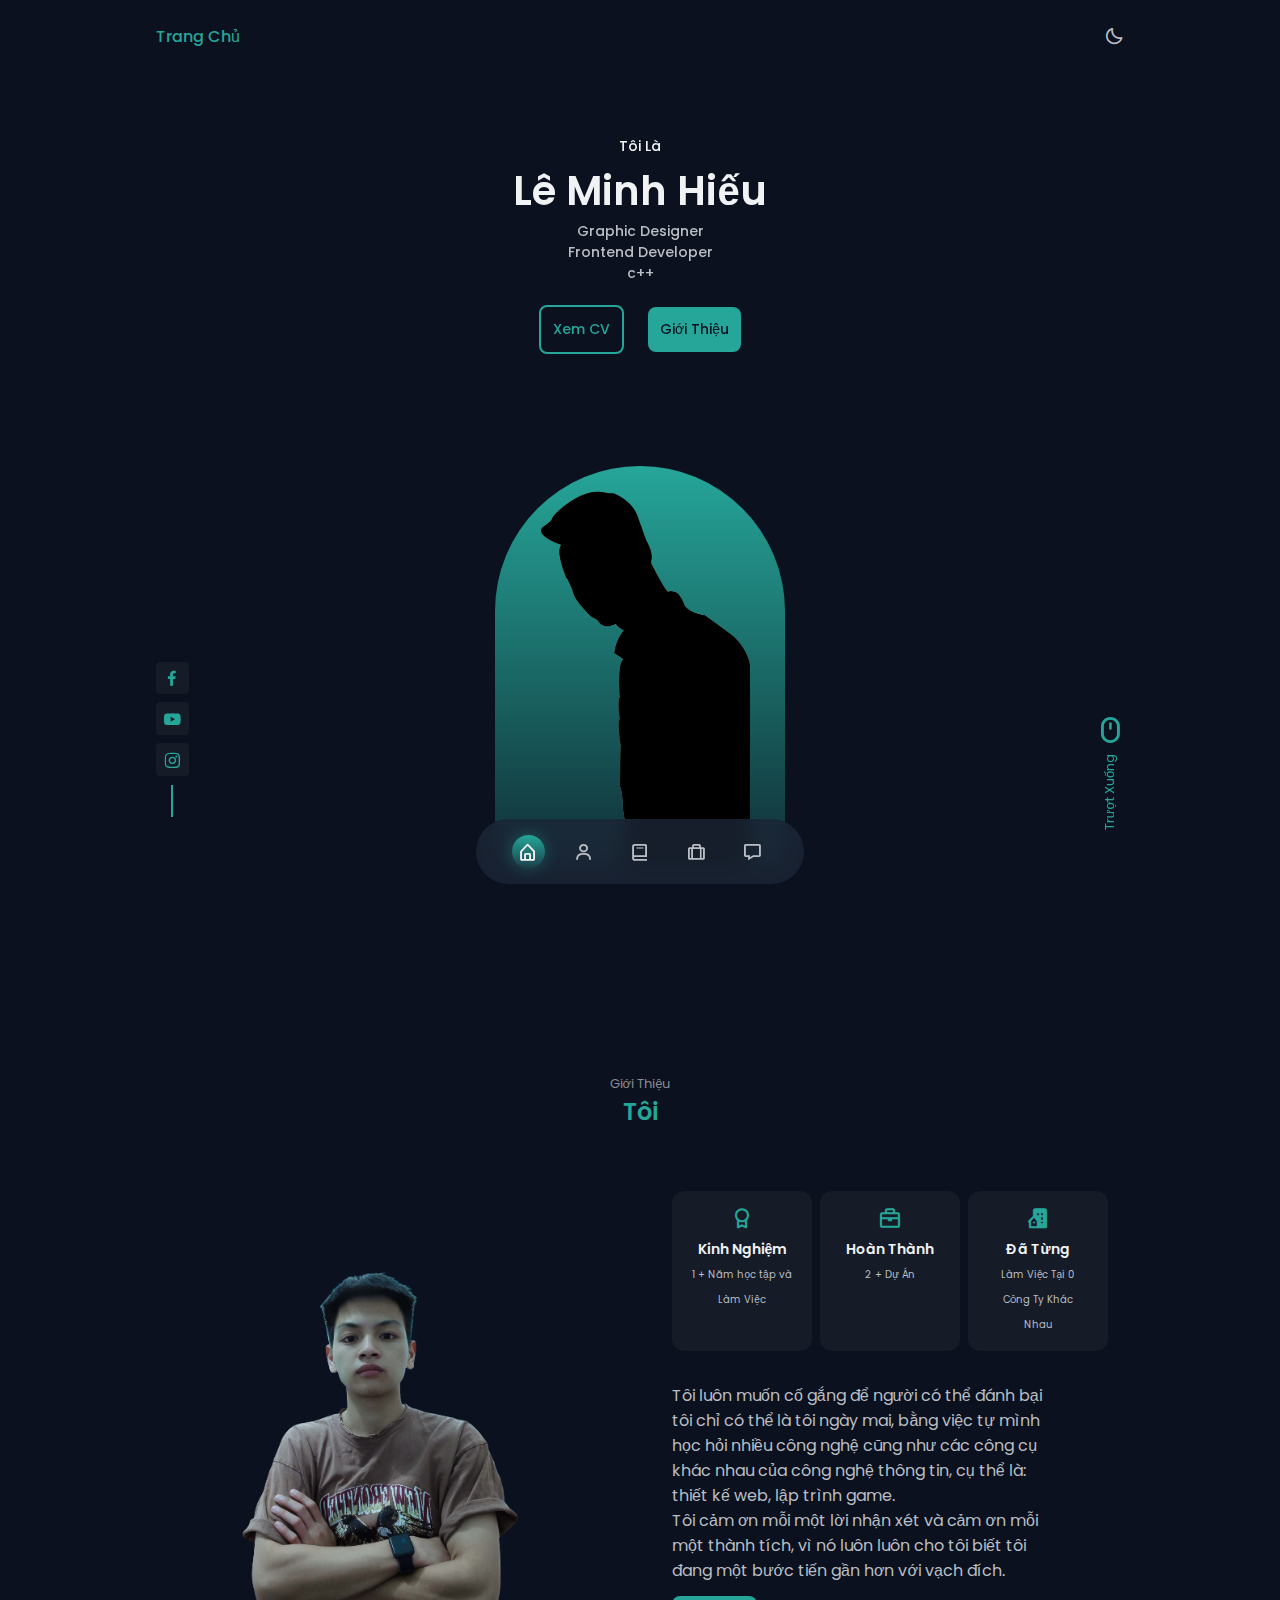
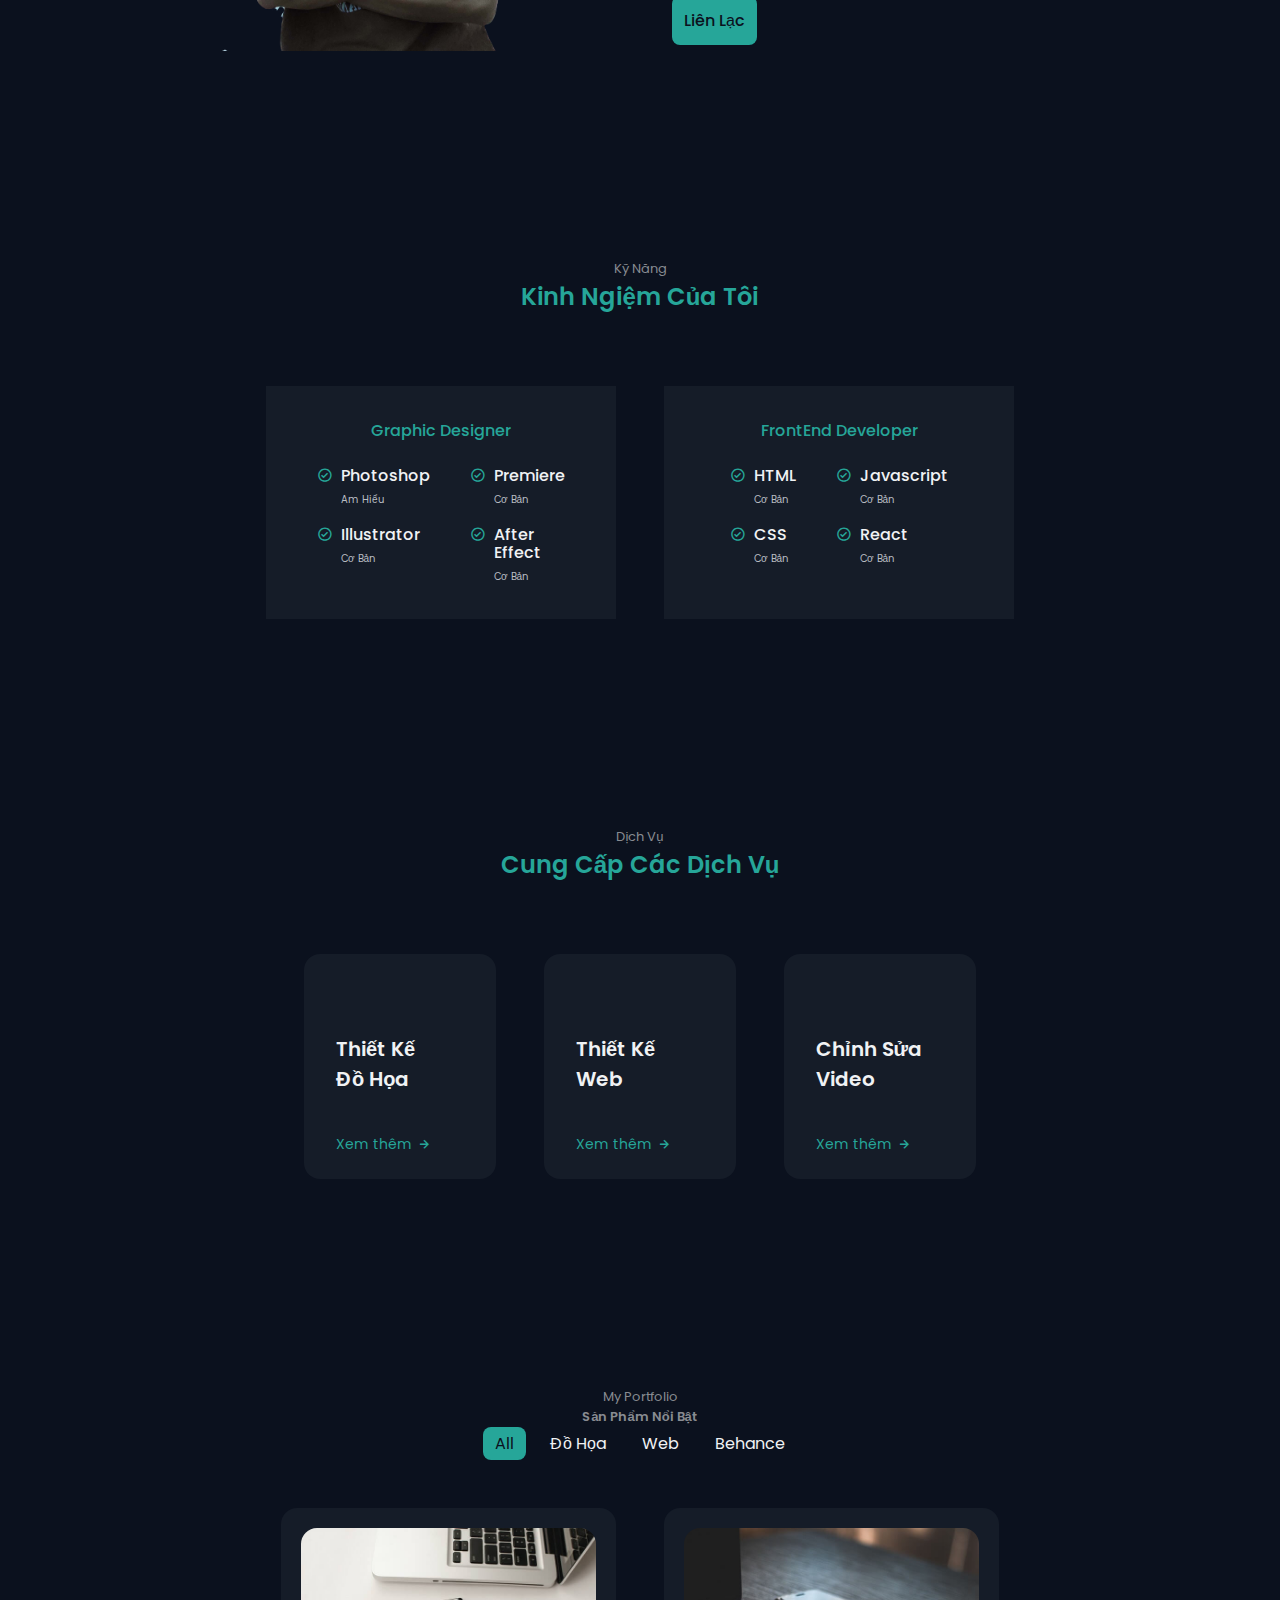
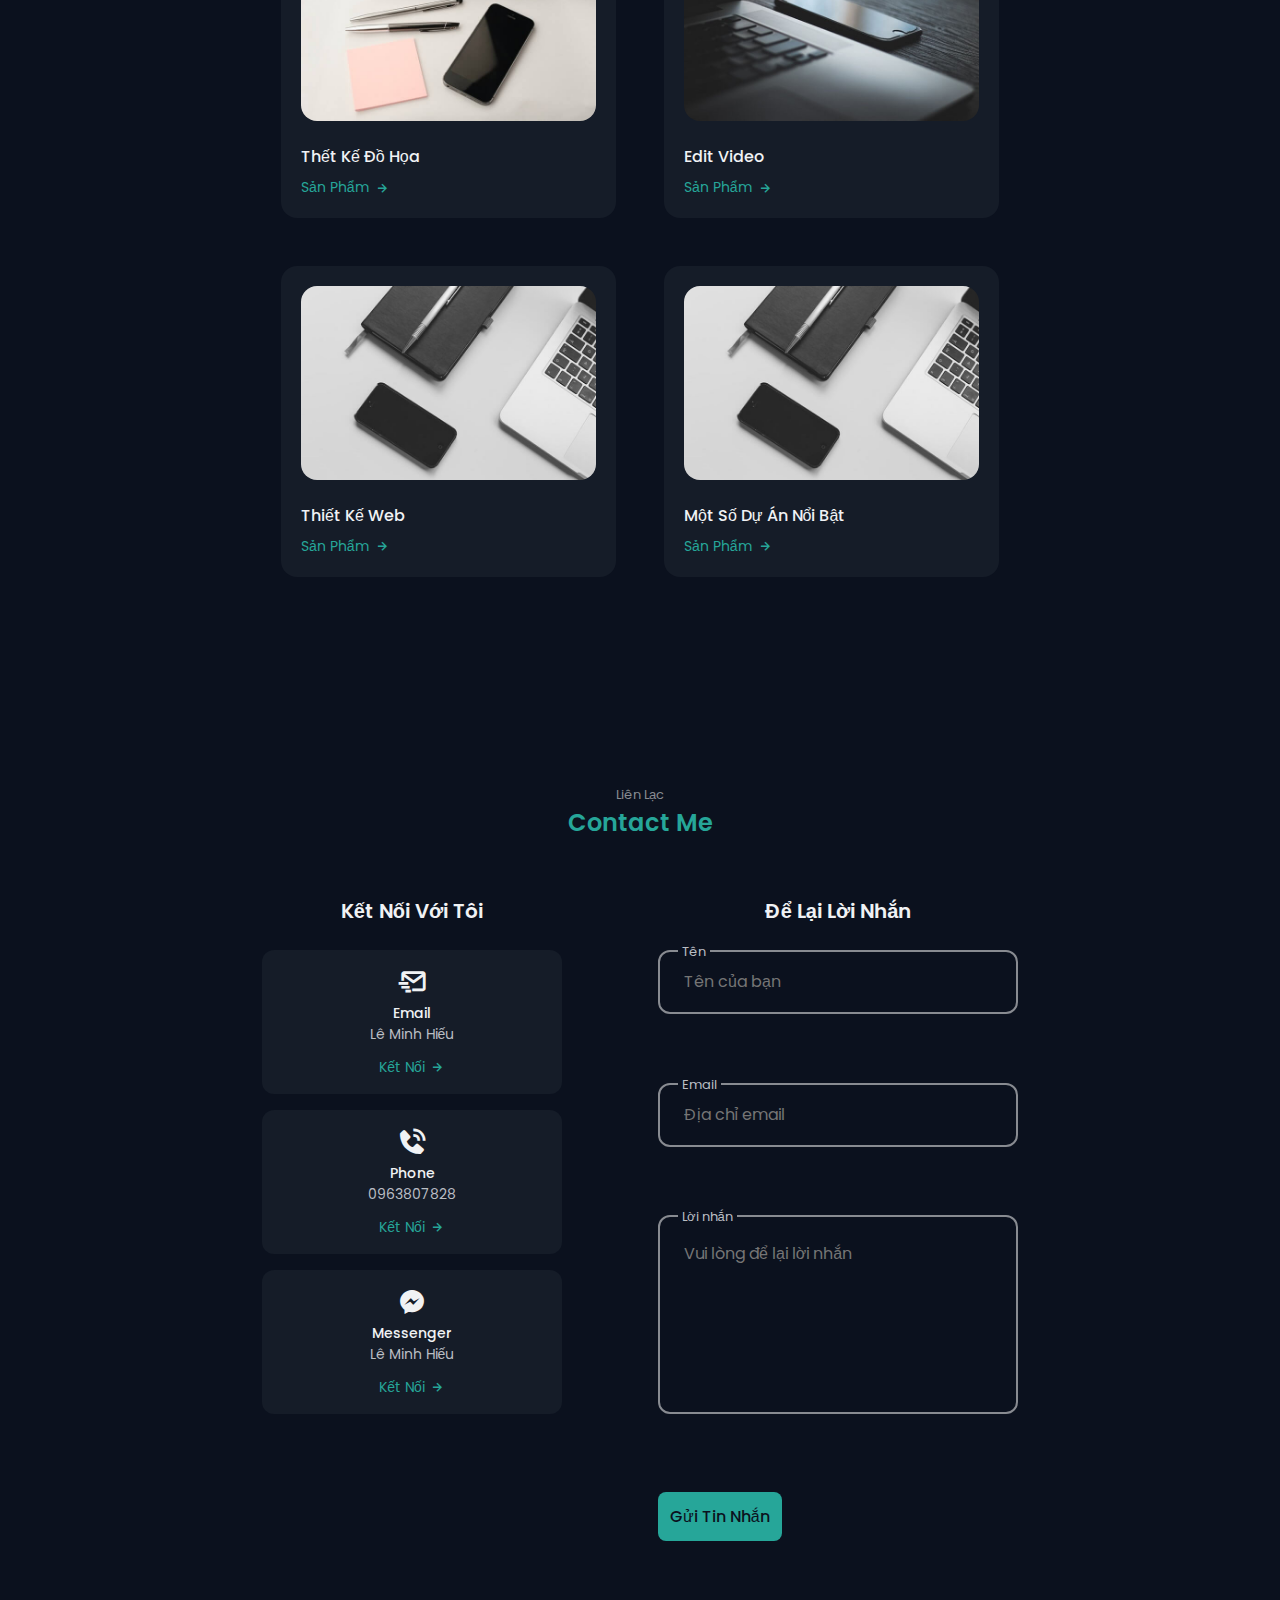
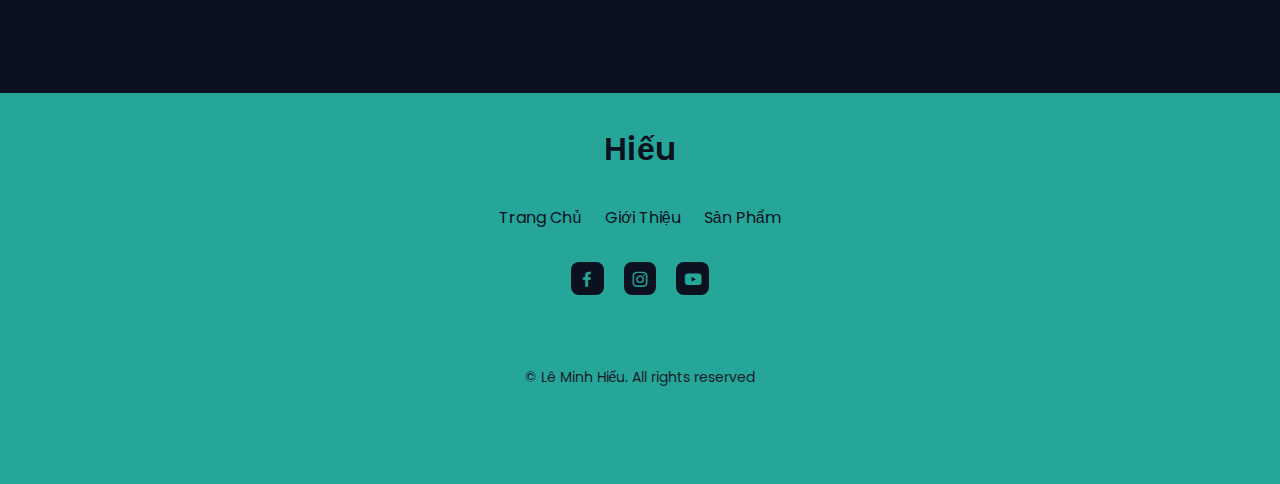
<file: index.html>
<!DOCTYPE html>
<html lang="en">

<head>
    <meta charset="UTF-8">
    <meta name="viewport" content="width=device-width, initial-scale=1.0">

    <!--=============== FAVICON ===============-->
    <link rel="shortcut icon" href="./assets/img/favicon.png" type="image/x-icon">

    <!--=============== BOXICONS ===============-->
    <link href='https://unpkg.com/boxicons@2.1.1/css/boxicons.min.css' rel='stylesheet'>

    <!--=============== SWIPER CSS ===============-->
    <link rel="stylesheet" href="./assets/css/swiper-bundle.min.css">

    <!--=============== CSS ===============-->
    <link rel="stylesheet" href="./assets/css/styles.css">

    <title>Lê Minh Hiếu</title>
</head>

<body>
    <!--=============== HEADER ===============-->
    <header class="header" id="header">
        <nav class="nav container">
            <a href="#" class="nav__logo">Trang Chủ</a>

            <div class="nav__menu">
                <ul class="nav__list">
                    <li class="nav__item ">
                        <a href="#home" class="nav__link active-link">
                            <i class='bx bx-home-alt'></i>
                        </a>
                    </li>

                    <li class="nav__item">
                        <a href="#about" class="nav__link">
                            <i class='bx bx-user'></i>
                        </a>
                    </li>

                    <li class="nav__item">
                        <a href="#skills" class="nav__link">
                            <i class='bx bx-book'></i>
                        </a>
                    </li>

                    <li class="nav__item">
                        <a href="#work" class="nav__link">
                            <i class='bx bx-briefcase-alt'></i>
                        </a>
                    </li>

                    <li class="nav__item">
                        <a href="#contact" class="nav__link">
                            <i class='bx bx-message'></i>
                        </a>
                    </li>
                </ul>
            </div>

            <!-- Theme Change Button -->
            <i class='bx bx-moon change-theme' id="theme-button"></i>
        </nav>
    </header>

    <!--=============== MAIN ===============-->
    <main class="main">
        <!--=============== HOME ===============-->
        <section class="home section" id="home">
            <div class="home__container container grid">
                <div class="home__data">
                    <span class="home__greeting">Tôi Là</span>
                    <h1 class="home__name">Lê Minh Hiếu</h1>
                    <h3 class="home__education">Graphic Designer<br>Frontend Developer<br>c++<br><br>

                        <div class="home__buttons">
                            <a href="./cv.html" class="button button--ghost" target="_blank">
                                Xem CV
                            </a>
                            <a href="#about" class="button">Giới Thiệu</a>
                        </div>
                </div>
                <div class="home__handle">
                    <img src="./assets/img/perfil.png" alt="" class="home__img">
                </div>

                <div class="home__social">
                    <a href="https://www.facebook.com/l3hi3u" target="_blank" class="home__social-link">
                        <i class='bx bxl-facebook'></i>
                    </a>

                    <a href="https://www.youtube.com/channel/UCnisMrEC2Gt9qnCmM1n4EnQ" target="_blank"
                        class="home__social-link">
                        <i class='bx bxl-youtube'></i>
                    </a>

                    <a href="https://www.instagram.com/leminhiu032/" target="_blank" class="home__social-link">
                        <i class='bx bxl-instagram'></i>
                    </a>
                </div>

                <a href="#about" class="home__scroll">
                    <i class='bx bx-mouse home__scroll-icon'></i>
                    <span class="home__scroll-name">Trượt Xuống</span>
                </a>
            </div>
        </section>

        <!--=============== ABOUT ===============-->
        <section class="about section" id="about">
            <span class="section__subtitle">Giới Thiệu</span>
            <h2 class="section__title">Tôi</h2>

            <div class="about__container container grid">
                <img src="./assets/img/lmh-bg.png" alt="" class="about__img">

                <div class="about__data">
                    <div class="about__info">
                        <div class="about__box">
                            <i class='bx bx-award about__icon'></i>
                            <h3 class="about__title">Kinh Nghiệm</h3>
                            <span class="about__subtitle">1 + Năm học tập và Làm Việc</span>
                        </div>

                        <div class="about__box">
                            <i class='bx bx-briefcase about__icon'></i>
                            <h3 class="about__title">Hoàn Thành</h3>
                            <span class="about__subtitle">2 + Dự Án</span>
                        </div>

                        <div class="about__box">
                            <i class='bx bxs-building-house about__icon'></i>
                            <h3 class="about__title">Đã Từng</h3>
                            <span class="about__subtitle">Làm Việc Tại 0 Công Ty Khác Nhau</span>
                        </div>
                    </div>

                    <p class="about__description">
                        Tôi luôn muốn cố gắng để người có thể đánh bại tôi chỉ có thể là tôi ngày mai, bằng việc tự mình học hỏi nhiều công nghệ cũng như các công cụ khác nhau của công nghệ thông tin, cụ thể là: thiết kế web, lập trình game. 
                        <br>Tôi cảm ơn mỗi một lời nhận xét và cảm ơn mỗi một thành tích, vì nó luôn luôn cho tôi biết
                        tôi đang một bước tiến gần hơn với vạch đích.</br>
                    </p>

                    <a href="#contact" class="button">Liên Lạc</a>
                </div>
            </div>
        </section>

        <!--=============== SKILLS ===============-->
        <section class="skills section" id="skills">
            <span class="section__subtitle">Kỹ Năng</span>
            <h2 class="section__title">Kinh Ngiệm Của Tôi</h2>

            <div class="skills__container container grid">
                <div class="skills__content">
                    <h3 class="skills__title">Graphic Designer</h3>

                    <div class="skills__box">
                        <div class="skills__group">
                            <div class="skills__data">
                                <i class='bx bx-check-circle'></i>

                                <div>
                                    <h3 class="skills__name">Photoshop</h3>
                                    <span class="skills__level">Am Hiểu</span>
                                </div>
                            </div>

                            <div class="skills__data">
                                <i class='bx bx-check-circle'></i>

                                <div>
                                    <h3 class="skills__name">Illustrator</h3>
                                    <span class="skills__level">Cơ Bản</span>
                                </div>
                            </div>
                        </div>
                        <div class="skills__group">
                            <div class="skills__data">
                                <i class='bx bx-check-circle'></i>

                                <div>
                                    <h3 class="skills__name">Premiere</h3>
                                    <span class="skills__level">Cơ Bản</span>
                                </div>
                            </div>

                            <div class="skills__data">
                                <i class='bx bx-check-circle'></i>

                                <div>
                                    <h3 class="skills__name">After Effect</h3>
                                    <span class="skills__level">Cơ Bản</span>
                                </div>
                            </div>
                        </div>
                    </div>
                </div>

                <div class="skills__content">
                    <h3 class="skills__title">FrontEnd Developer</h3>

                    <div class="skills__box">
                        <div class="skills__group">
                            <div class="skills__data">
                                <i class='bx bx-check-circle'></i>

                                <div>
                                    <h3 class="skills__name">HTML</h3>
                                    <span class="skills__level">Cơ Bản</span>
                                </div>
                            </div>

                            <div class="skills__data">
                                <i class='bx bx-check-circle'></i>

                                <div>
                                    <h3 class="skills__name">CSS</h3>
                                    <span class="skills__level">Cơ Bản</span>
                                </div>
                            </div>

                        </div>
                        <div class="skills__group">
                            <div class="skills__data">
                                <i class='bx bx-check-circle'></i>

                                <div>
                                    <h3 class="skills__name">Javascript</h3>
                                    <span class="skills__level">Cơ Bản</span>
                                </div>
                            </div>

                            <div class="skills__data">
                                <i class='bx bx-check-circle'></i>

                                <div>
                                    <h3 class="skills__name">React</h3>
                                    <span class="skills__level">Cơ Bản</span>
                                </div>
                            </div>

                        </div>
                    </div>
                </div>
            </div>
        </section>

        <!--=============== SERVICES ===============-->
        <section class="services section">
            <span class="section__subtitle">Dịch Vụ</span>

            <h2 class="section__title">Cung Cấp Các Dịch Vụ</h2>

            <div class="services__container container grid">
                <div class="services__card">
                    <h3 class="services__title">Thiết Kế <br> Đồ Họa</h3>

                    <span class="services__button">
                        Xem thêm <i class='bx bx-right-arrow-alt services__icon'></i>
                    </span>

                    <div class="services__modal">
                        <div class="services__modal-content">
                            <i class='bx bx-x services__modal-close'></i>
                            <h3 class="services__modal-title">Thiết Kế Đồ Họa</h3>

                            <p class="services__modal-description">
                                Với kinh nghiệm 2 năm tìm hiểu và học tập không ngừng trong lĩnh vực thiết kế đồ họa
                                tôi có thể.
                            </p>

                            <ul class="services__modal-list">
                                <li class="services__modal-item">
                                    <i class="bx bx-check services__modal-icon"></i>
                                    <p class="services__modal-info">
                                        Thiết kế banner, poster , name card, các sản phẩm
                                        in ấn theo yêu cầu
                                    </p>
                                </li>

                                <li class="services__modal-item">
                                    <i class="bx bx-check services__modal-icon"></i>
                                    <p class="services__modal-info">
                                        Phục vụ 24/7.
                                    </p>
                                </li>

                                <li class="services__modal-item">
                                    <i class="bx bx-check services__modal-icon"></i>
                                    <p class="services__modal-info">
                                        Hỗ trợ chỉnh sữa file theo yều.
                                    </p>
                                </li>

                                <li class="services__modal-item">
                                    <i class="bx bx-check services__modal-icon"></i>
                                    <p class="services__modal-info">
                                        sau khi hoàn thành bàn giao lại các file thiết kế theo yêu cầu của khách hàng.
                                    </p>
                                </li>
                            </ul>
                        </div>
                    </div>
                </div>

                <div class="services__card">
                    <h3 class="services__title">Thiết Kế <br> Web</h3>

                    <span class="services__button">
                        Xem thêm <i class='bx bx-right-arrow-alt services__icon'></i>
                    </span>

                    <div class="services__modal">
                        <div class="services__modal-content">
                            <i class='bx bx-x services__modal-close'></i>
                            <h3 class="services__modal-title">Thiết Kế Giao Diện Web</h3>

                            <p class="services__modal-description">
                                Với kinh nghiệm 1 năm tìm hiểu và học tập không ngừng trong lĩnh vực thiết kế đồ họa
                                dành cho web tôi có thể.
                            </p>

                            <ul class="services__modal-list">
                                <li class="services__modal-item">
                                    <i class="bx bx-check services__modal-icon"></i>
                                    <p class="services__modal-info">
                                        Thiết kế giao diện web theo yêu cầu của khách hàng.
                                    </p>
                                </li>

                                <li class="services__modal-item">
                                    <i class="bx bx-check services__modal-icon"></i>
                                    <p class="services__modal-info">
                                        Thiết kế giao diện trực quan dễ nhìn.
                                    </p>
                                </li>

                                <li class="services__modal-item">
                                    <i class="bx bx-check services__modal-icon"></i>
                                    <p class="services__modal-info">
                                        Thiết kế bố cục màu sắc theo ý muốn của khách hàng
                                    </p>
                                </li>

                                <li class="services__modal-item">
                                    <i class="bx bx-check services__modal-icon"></i>
                                    <p class="services__modal-info">
                                        Bàn giao lại file và các sản phẩm theo yêu cầu của khách hàng.
                                    </p>
                                </li>

                                <li class="services__modal-item">
                                    <i class="bx bx-check services__modal-icon"></i>
                                    <p class="services__modal-info">
                                        Thiết kế mockups website cho công ty.
                                    </p>
                                </li>
                            </ul>
                        </div>
                    </div>
                </div>
                <div class="services__card">
                    <h3 class="services__title">Chỉnh Sửa <br> Video</h3>

                    <span class="services__button">
                        Xem thêm <i class='bx bx-right-arrow-alt services__icon'></i>
                    </span>

                    <div class="services__modal">
                        <div class="services__modal-content">
                            <i class='bx bx-x services__modal-close'></i>
                            <h3 class="services__modal-title">Chỉnh Sửa Video</h3>

                            <p class="services__modal-description">
                                Với kinh nghiệm tìm hiểu và học hỏi không ngừng trong lĩnh vực chỉnh sữa video
                            </p>

                            <ul class="services__modal-list">
                                <li class="services__modal-item">
                                    <i class="bx bx-check services__modal-icon"></i>
                                    <p class="services__modal-info">
                                        Thiế kế video quảng cáo
                                    </p>
                                </li>

                                <li class="services__modal-item">
                                    <i class="bx bx-check services__modal-icon"></i>
                                    <p class="services__modal-info">
                                        Chỉnh sửa video theo yêu cầu của khách hàng
                                    </p>
                                </li>

                                <li class="services__modal-item">
                                    <i class="bx bx-check services__modal-icon"></i>
                                    <p class="services__modal-info">
                                        Thêm các hiệu ứng , bố cục màu sắc theo yêu cầu của khách hàng.
                                    </p>
                                </li>

                                <li class="services__modal-item">
                                    <i class="bx bx-check services__modal-icon"></i>
                                    <p class="services__modal-info">
                                        Làm video animation.
                                    </p>
                                </li>

                                <li class="services__modal-item">
                                    <i class="bx bx-check services__modal-icon"></i>
                                    <p class="services__modal-info">
                                        Bàn giao lại file và các sản phẩm theo yêu cầu của khách hàng.
                                    </p>
                                </li>
                            </ul>
                        </div>
                    </div>
                </div>
            </div>
        </section>

        <!--=============== WORK ===============-->
        <section class="work section" id="work">
            <span class="section__subtitle">My Portfolio</span>
            <h2 class="section__subtitle">Sản Phẩm Nổi Bật</h2>

            <div class="work__filters">
                <span class="work__item active-work" data-filter="all">All</span>
                <span class="work__item" data-filter=".web">Đồ Họa</span>
                <span class="work__item" data-filter=".movil">Web</span>
                <span class="work__item" data-filter=".behance">Behance</span>
            </div>

            <div class="work__container container grid">
                <div class="work__card mix web">
                    <img src="./assets/img/work1.jpg" alt="" class="work__img">

                    <h3 class="work__title">Thết Kế Đồ Họa</h3>
                    <a href="./2d.html" target="_blank" class="work__button">
                        Sản Phẩm <i class='bx bx-right-arrow-alt work__icon'></i>
                    </a>
                </div>

                <div class="work__card mix web">
                    <img src="./assets/img/work4.jpg" alt="" class="work__img">

                    <h3 class="work__title">Edit Video</h3>
                    <a href="./video.html" target="_blank" class="work__button">
                        Sản Phẩm <i class='bx bx-right-arrow-alt work__icon'></i>
                    </a>
                </div>

                <div class="work__card mix movil">
                    <img src="./assets/img/work5.jpg" alt="" class="work__img">

                    <h3 class="work__title">Thiết Kế Web</h3>
                    <a href="./web.html" target="_blank" class="work__button">
                        Sản Phẩm <i class='bx bx-right-arrow-alt work__icon'></i>
                    </a>
                </div>
                <div class="work__card mix behance">
                    <img src="./assets/img/work5.jpg" alt="" class="work__img">

                    <h3 class="work__title">Một Số Dự Án Nổi Bật</h3>
                    <a href="" target="_blank" class="work__button">
                        Sản Phẩm <i class='bx bx-right-arrow-alt work__icon'></i>
                    </a>
                </div>
            </div>
        </section>

        <!--=============== CONTACT ===============-->
        <section class="contact section" id="contact">
            <span class="section__subtitle">Liên Lạc</span>
            <h2 class="section__title">Contact Me</h2>

            <div class="contact__container container grid">
                <div class="contact__content">
                    <h3 class="contact__title">Kết Nối Với Tôi</h3>

                    <div class="contact__info">
                        <div class="contact__card">
                            <i class='bx bx-mail-send contact__card-icon'></i>
                            <h3 class="contact__card-title">Email</h3>
                            <span class="contact__card-data">Lê Minh Hiếu</span>

                            <a href="mailto:lemhieucode.com" target="_blank" class="contact__button">
                                Kết Nối <i class='bx bx-right-arrow-alt contact__button-icon'></i>
                            </a>
                        </div>

                        <div class="contact__card">
                            <i class='bx bxs-phone-call contact__card-icon'></i>
                            <h3 class="contact__card-title">Phone</h3>
                            <span class="contact__card-data">0963807828</span>

                            <a href="https://api.whatsapp.com/send?phone=0963807828&text=Hello" target="_blank"
                                class="contact__button">
                                Kết Nối <i class='bx bx-right-arrow-alt contact__button-icon'></i>
                            </a>
                        </div>

                        <div class="contact__card">
                            <i class='bx bxl-messenger contact__card-icon'></i>
                            <h3 class="contact__card-title">Messenger</h3>
                            <span class="contact__card-data">Lê Minh Hiếu</span>

                            <a href="https://m.me/bedimcode" target="_blank" class="contact__button">
                                Kết Nối <i class='bx bx-right-arrow-alt contact__button-icon'></i>
                            </a>
                        </div>
                    </div>
                </div>

                <div class="contact__content">
                    <h3 class="contact__title">Để Lại Lời Nhắn</h3>

                    <form action="" class="contact__form" id="form-1">
                        <div class="contact__form-div">
                            <label for="fullname" class="contact__form-tag">Tên</label>
                            <input id="fullname" name="fullname" type="text" placeholder="Tên của bạn"
                                class="contact__form-input">
                            <span class="form-message"></span>
                        </div>

                        <div class="contact__form-div">
                            <label for="email" class="contact__form-tag">Email</label>
                            <input id="email" name="email" type="text" placeholder="Địa chỉ email"
                                class="contact__form-input">
                            <span class="form-message"></span>
                        </div>

                        <div class="contact__form-div contact__form-area">
                            <label for="" class="contact__form-tag">Lời nhắn</label>
                            <textarea name="message" id="message" cols="30" rows="10" class="contact__form-input"
                                placeholder="Vui lòng để lại lời nhắn"></textarea>
                            <span class="form-message"></span>
                        </div>

                        <button class="button form-submit">Gửi Tin Nhắn</button>
                    </form>
                </div>
            </div>
        </section>
    </main>

    <!--=============== FOOTER ===============-->
    <footer class="footer">
        <div class="footer__container container">
            <h1 class="footer__title">Hiếu</h1>

            <ul class="footer__list">
                <li>
                    <a href="#home" class="footer__link">Trang Chủ</a>
                </li>
                <li>
                    <a href="#about" class="footer__link">Giới Thiệu</a>
                </li>
                <li>
                    <a href="#work" class="footer__link">Sản Phẩm</a>
                </li>
            </ul>

            <ul class="footer__social">
                <a href="https://https://www.facebook.com/l3hi3u" target="_blank" class="footer__social-link">
                    <i class='bx bxl-facebook'></i>
                </a>
                <a href="https://www.instagram.com/leminhiu032/" target="_blank" class="footer__social-link">
                    <i class='bx bxl-instagram'></i>
                </a>
                <a href="https://www.youtube.com/channel/UCnisMrEC2Gt9qnCmM1n4EnQ" target="_blank"
                    class="footer__social-link">
                    <i class='bx bxl-youtube'></i>
                </a>
            </ul>

            <span class="footer__copy">
                &#169; Lê Minh Hiếu. All rights reserved
            </span>
        </div>
    </footer>
    <div id="toast"></div>
    <!-- FORM VALIDATOR -->
    <script src="./assets/js/validator.js"></script>
    <script>
        Validator({
            form: '#form-1',
            formGroupSelector: '.contact__form-div',
            errorSelector: '.form-message',
            rules: [
                Validator.isRequired('#fullname', 'Vui lòng nhập tên'),
                Validator.isRequired('#email', 'Vui lòng nhập địa chỉ email'),
                Validator.isEmail('#email', 'Địa chỉ email không hợp lệ'),
                Validator.isRequired('#message', 'Vui lòng nhập nhập lời nhắn'),
            ],
            onSubmit: function (data) {
                console.log(data);
            }
        });
    </script>
    <!-- TOAST MESENGES -->
    <script src="./assets/js/toast.js"></script>

    <!--=============== SCROLLREVEAL ===============-->
    <script src="./assets/js/scrollreveal.min.js"></script>

    <!--=============== MIXITUP FILTER ===============-->
    <script src="./assets/js/mixitup.min.js"></script>

    <!--=============== MAIN JS ===============-->
    <script src="./assets/js/main.js"></script>
</body>

</html>
</file>
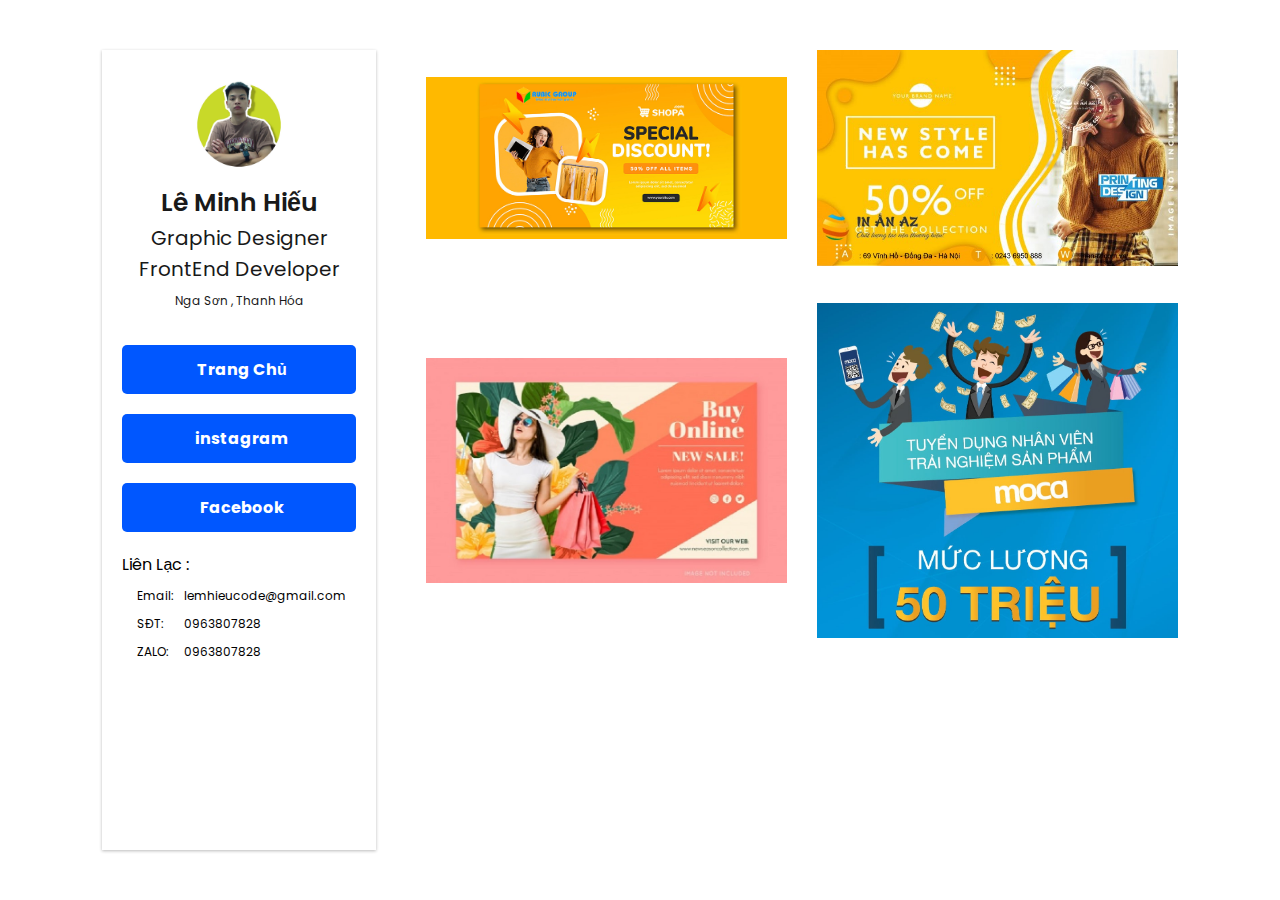
<file: 2d.html>
<!DOCTYPE html>
<html lang="en">

<head>
    <meta charset="UTF-8">
    <meta http-equiv="X-UA-Compatible" content="IE=edge">
    <meta name="viewport" content="width=device-width, initial-scale=1.0">
    <link rel="stylesheet" href="./assets/css/2d.css">
    <link rel="stylesheet" href="./assets/css/lightbox.css">
    <link rel="stylesheet" href="https://pro.fontawesome.com/releases/v5.10.0/css/all.css"
        integrity="sha384-AYmEC3Yw5cVb3ZcuHtOA93w35dYTsvhLPVnYs9eStHfGJvOvKxVfELGroGkvsg+p" crossorigin="anonymous" />
    <link rel="shortcut icon" href="./assets/img/favicon.png" type="image/x-icon">

    <title>Thiết Kế 2D</title>
</head>

<body>
    <div class="container">
        <div class="rightside">
            <div class="rightside__box">
                <div class="rightside__container">
                    <div class="rightside__avatar">
                        <img src="./assets/img/lmh-2d.jpg" alt="">
                    </div>
                    <div class="rightside__name">
                        <h1>Lê Minh Hiếu</h1>
                    </div>
                    <div class="rightside__description">
                        <h1>Graphic Designer</h1><br>
                        <h1>FrontEnd Developer</h1>
                    </div>
                    <div class="rightside__local">
                        <i class="fas fa-map-marker-alt local__icon"></i>
                        Nga Sơn , Thanh Hóa
                    </div>
                </div>
                <div class="home btn">
                    <a href="./index.html"><i class="fas fa-home home__icon"></i> Trang Chủ
                    </a>
                </div>
                <div class="contact__btn btn">
                    <a href="https://www.instagram.com/leminhiu032/">
                        <i class="fab fa-instagram contact__icon"></i>
                        instagram
                    </a>
                </div>
                <div class="contact__btn btn">
                    <a href="https://www.facebook.com/l3hi3u">
                        <i class="fab fa-facebook-f contact__icon"></i>
                        Facebook
                    </a>
                </div>
                <div class="rightside__des">
                    <span class="rightside__title">Liên Lạc :</span>

                    <div class="des__box">
                        <div class="des__title">
                            <span class="des__title-email">Email:</span>
                            <span class="des__title-email">SĐT:</span>
                            <span class="des__title-email">ZALO:</span>
                        </div>
                        <div class="des__des">
                            <span class="des__des-email">lemhieucode@gmail.com</span>
                            <span class="des__des-email">0963807828</span>
                            <span class="des__des-email">0963807828</span>
                        </div>

                    </div>
                </div>
            </div>
        </div>
        <div class="leftside">
            <div class="gallery">
                <div class="work__img" data-item="poster">
                    <a href="./assets/img/2dimg/1.jpg" data-lightbox="models" data-title="Caption1">
                        <img src="./assets/img/2dimg/1.jpg" alt="">
                    </a>
                </div>
                <div class="work__img" data-item="banner">
                    <a href="./assets/img/2dimg/2.jpg" data-lightbox="models" data-title="Caption1">
                        <img src="./assets/img/2dimg/2.jpg" alt="">
                    </a>
                </div>
                <div class="work__img" data-item="visit">
                    <a href="./assets/img/2dimg/3.jpg" data-lightbox="models" data-title="Caption1">
                        <img src="./assets/img/2dimg/3.jpg" alt="">
                    </a>
                </div>
                <div class="work__img" data-item="banner">
                    <a href="./assets/img/2dimg/4.jpg" data-lightbox="models" data-title="Caption1">
                        <img src="./assets/img/2dimg/4.jpg" alt="">
                    </a>
                </div>
            </div>
        </div>
    </div>
    <script src="./assets/js/lightbox-plus-jquery.js"></script>
</body>

</html>
</file>
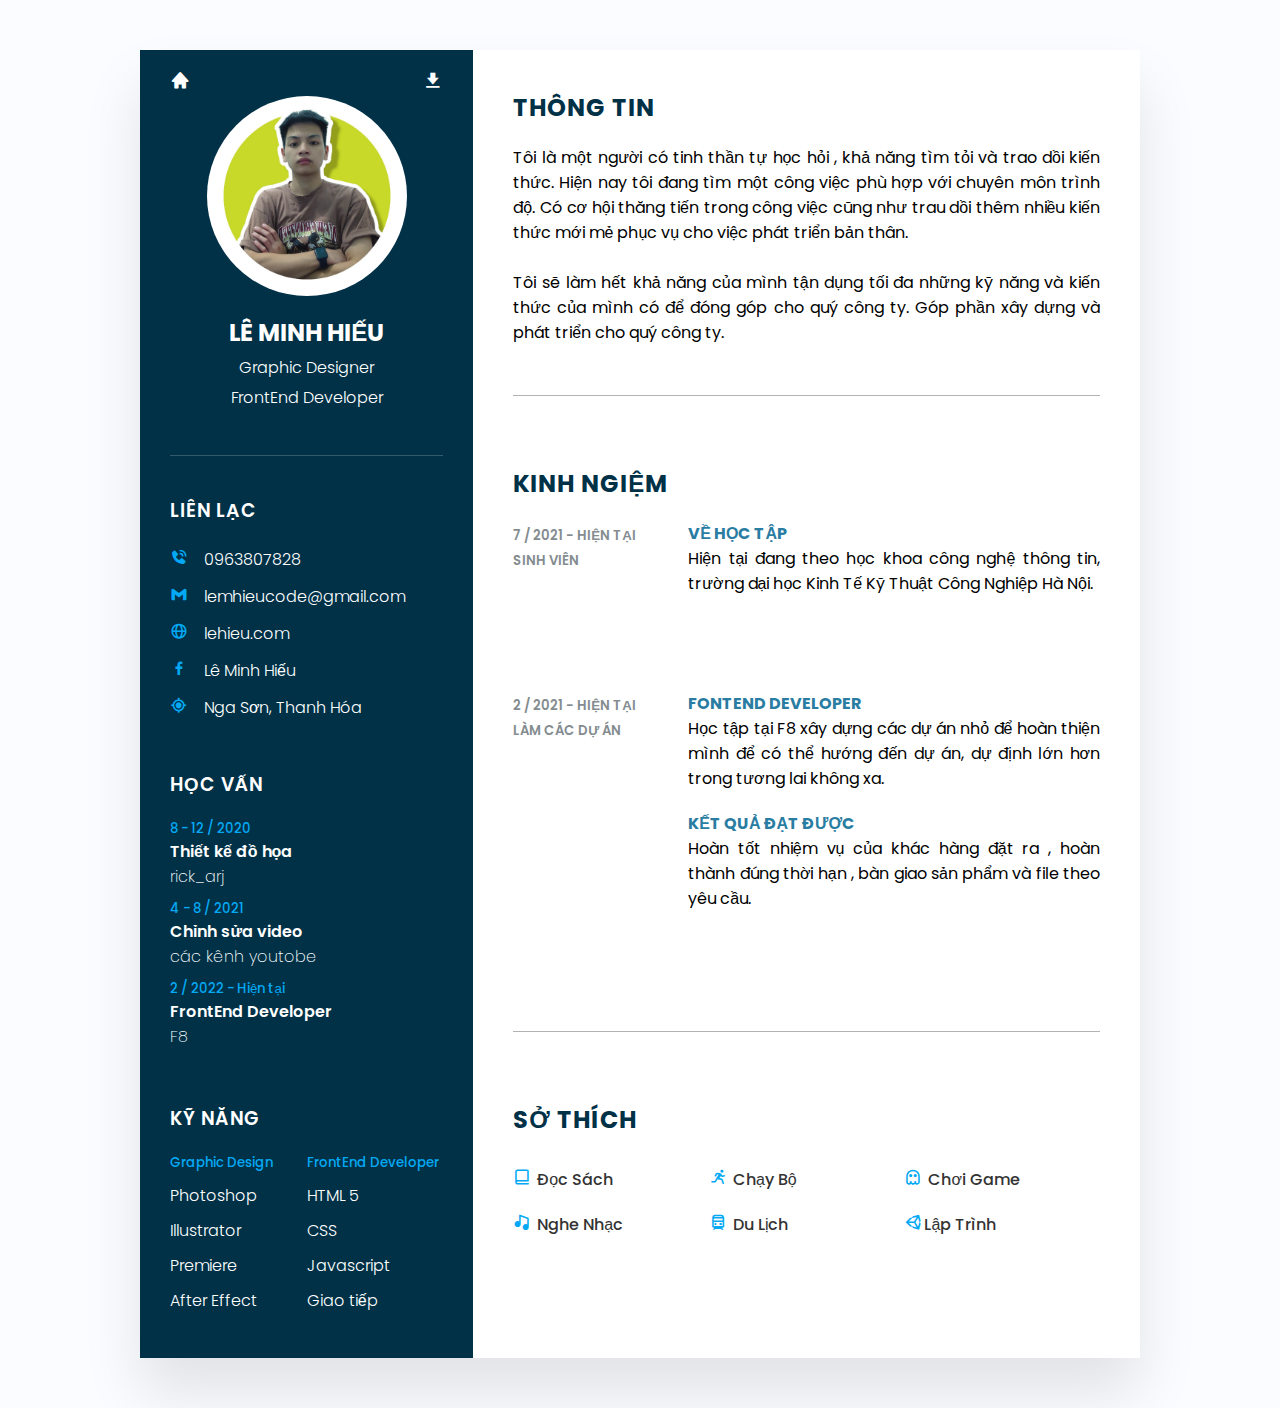
<file: cv.html>
<!DOCTYPE html>
<html lang="en">

<head>
    <meta charset="UTF-8">
    <meta http-equiv="X-UA-Compatible" content="IE=edge">
    <meta name="viewport" content="width=device-width, initial-scale=1.0">
    <link rel="stylesheet" href="./assets/css/cv.css">
    <link href='https://unpkg.com/boxicons@2.1.1/css/boxicons.min.css' rel='stylesheet'>
    <link rel="shortcut icon" href="./assets/img/favicon.png" type="image/x-icon">

    <title>CV Lê Minh Hiếu</title>
</head>

<body>
    <div class="container">
        <div class="left__side">
            <div class="profileText">
                <div class="homebox">
                    <div class="home__dow">
                        <a href="./index.html">
                            <i class='bx bxs-home home__icon'></i>
                        </a>
                    </div>
                    <div class="home__dow">
                        <a href="./assets/pdf/Ansel-Cv.pdf" download="">
                            <i class='bx bxs-download home__icon'></i>
                        </a>
                    </div>
                </div>
                <div class="imgBx">
                    <img src="./assets/img/lmh-2d.jpg" alt="">
                </div>
                <h2>Lê Minh Hiếu </h2>
                <h4>Graphic Designer</h4>
                <h4>FrontEnd Developer</h4><br>

            </div>
            <div class="contactInfo">
                <h3 class="title">Liên Lạc</h3>

                <ul>
                    <li>
                        <span class="icon"><i class='bx bxs-phone-call'></i></span>
                        <a href="callto:0963807828">0963807828</a>
                    </li>
                    <li>
                        <span class="icon"><i class='bx bxl-gmail'></i></span>
                        <a href="mailto:lemhieucode@gmail.com">lemhieucode@gmail.com</a>
                    </li>
                    <li>
                        <span class="icon"><i class='bx bx-globe'></i></span>
                        <a href="./index.html">lehieu.com</a>
                    </li>
                    <li>
                        <span class="icon"><i class='bx bxl-facebook'></i></span>
                        <a href="https://www.facebook.com/l3hi3u">Lê Minh Hiếu</a>
                    </li>
                    <li>
                        <span class="icon"><i class='bx bx-current-location'></i></span>
                        <span class="text">Nga Sơn, Thanh Hóa</span>
                    </li>
                </ul>
            </div>

            <div class="contactInfo education">
                <h3 class="title">Học Vấn</h3>

                <ul>
                    <li>
                        <h5>8 - 12 / 2020</h5>
                        <h4>Thiết kế đồ họa</h4>
                        <h4>rick_arj</h4>
                    </li>
                    <li>
                        <h5>4 - 8 / 2021</h5>
                        <h4>Chỉnh sửa video</h4>
                        <h4>các kênh youtobe</h4>
                    </li>
                    <li>
                        <h5>2 / 2022 - Hiện tại</h5>
                        <h4>FrontEnd Developer</h4>
                        <h4>F8</h4>
                    </li>
                </ul>
            </div>

            <div class="contactInfo education">
                <h3 class="title">Kỹ Năng</h3>

                <div class="box__skills">
                    <div class="right__box">
                        <h5>Graphic Design</h5>
                        <ul>
                            <li>
                                <span class="skill">Photoshop</span>
                            </li>
                            <li>
                                <span class="skill">Illustrator</span>
                            </li>
                            <li>
                                <span class="skill">Premiere</span>
                            </li>
                            <li>
                                <span class="skill">After Effect</span>
                            </li>
                        </ul>
                    </div>
                    <div class="left__box">
                        <h5>FrontEnd Developer</h5>
                        <ul>
                            <li>
                                <span class="skill">HTML 5</span>
                            </li>
                            <li>
                                <span class="skill">CSS</span>
                            </li>
                            <li>
                                <span class="skill">Javascript</span>
                            </li>
                            <li>
                                <span class="skill">Giao tiếp</span>
                            </li>
                        </ul>
                    </div>
                </div>
            </div>
        </div>
        <div class="right__side">
            <div class="about">
                <h2 class="title2">Thông Tin</h2>
                <p>
                    Tôi là một người có tinh thần tự học hỏi , khả năng tìm tỏi và trao dồi kiến thức. Hiện nay tôi đang
                    tìm một công việc phù hợp với chuyên môn trình độ. Có cơ hội thăng tiến trong công việc cũng như
                    trau dồi thêm nhiều kiến thức mới mẻ phục vụ cho việc phát triển bản thân. <br><br>
                    Tôi sẽ làm hết khả năng của mình tận dụng tối đa những kỹ năng và kiến thức của mình có để đóng góp
                    cho quý công ty. Góp phần xây dựng và phát triển cho quý công ty.
                </p>
            </div>
            <div class="about">
                <h2 class="title2">Kinh Ngiệm</h2>
                <div class="company">
                    <div class="box">
                        <div class="year__company">
                            <h5>7 / 2021 - Hiện tại</h5>
                            <h5>Sinh Viên</h5>
                        </div>
                        <div class="text">
                            <h4>Về Học Tập</h4>
                            <p>Hiện tại đang theo học khoa công nghệ thông tin, trường dại học Kinh Tế Kỹ Thuật Công Nghiệp Hà Nội.</p>
                        </div>
                    </div>
                    <div class="box">
                        <div class="year__company">
                            <h5></h5>
                            <h5></h5>
                        </div>
                        <!-- <div class="text">
                            <h4>Kết quả đạt được</h4>
                            <p>Đơn hàng bán ra 150 đơn/tháng tăng thành 500 đơn/tháng , lượt thích từ 900 tăng lên 1500
                                lượt
                                thích và 2000 lượt theo dõi trang fanpage.</p>
                        </div> -->
                    </div>

                </div>


                <div class="company">
                    <div class="box">
                        <div class="year__company">
                            <h5>2 / 2021 - Hiện Tại</h5>
                            <h5>Làm các dự án </h5>
                        </div>
                        <div class="text">
                            <h4>FontEnd Developer</h4>
                            <p>Học tập tại F8 xây dựng các dự án nhỏ để hoàn thiện mình để có thể hướng đến dự án, 
                                dự định lớn hơn trong tương lai không xa.</p>
                        </div>
                    </div>
                    <div class="box">
                        <div class="year__company">
                            <h5></h5>
                            <h5></h5>
                        </div>
                        <div class="text">
                            <h4>Kết quả đạt được</h4>
                            <p>Hoàn tốt nhiệm vụ của khác hàng đặt ra , hoàn thành đúng thời hạn , bàn giao sản phẩm và
                                file theo yêu cầu.</p>
                        </div>
                    </div>
                </div>
            </div>

            <div class="about interest">
                <h2 class="title2">Sở Thích</h2>
                <ul>
                    <li><i class='bx bx-book-alt'></i> Đọc Sách</li>
                    <li><i class='bx bx-run'></i> Chạy Bộ</li>
                    <li><i class='bx bx-ghost'></i> Chơi Game</li>
                    <li><i class='bx bxs-music'></i> Nghe Nhạc</li>
                    <li><i class='bx bx-train'></i> Du Lịch</li>
                    <li><i class='bx bxl-unity'></i>Lập Trình</li>
                </ul>
            </div>
        </div>
    </div>
</body>

</html>
</file>
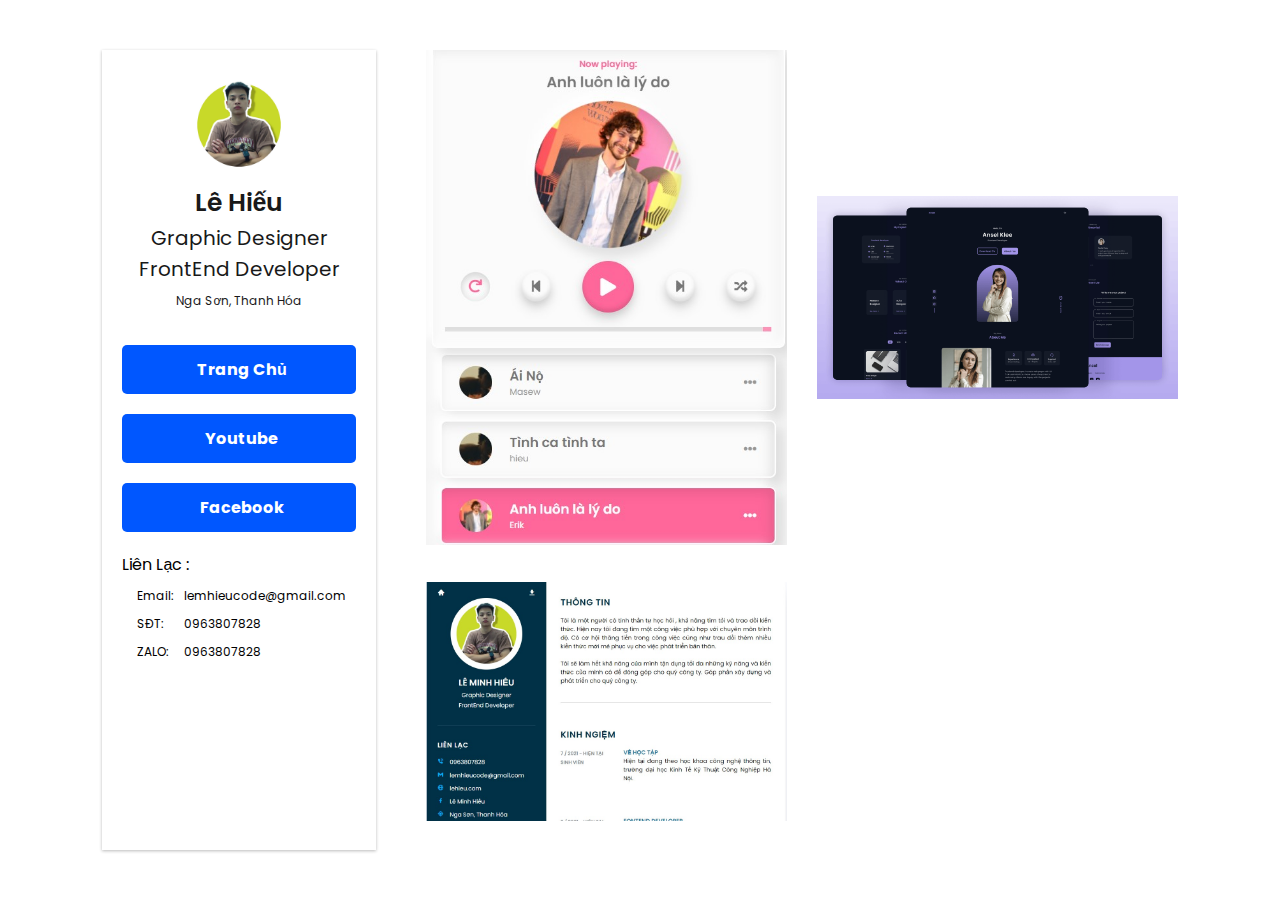
<file: web.html>
<!DOCTYPE html>
<html lang="en">

<head>
    <meta charset="UTF-8">
    <meta http-equiv="X-UA-Compatible" content="IE=edge">
    <meta name="viewport" content="width=device-width, initial-scale=1.0">
    <link rel="stylesheet" href="./assets/css/2d.css">
    <link rel="stylesheet" href="./assets/css/lightbox.css">
    <link rel="stylesheet" href="https://pro.fontawesome.com/releases/v5.10.0/css/all.css"
        integrity="sha384-AYmEC3Yw5cVb3ZcuHtOA93w35dYTsvhLPVnYs9eStHfGJvOvKxVfELGroGkvsg+p" crossorigin="anonymous" />
    <link rel="shortcut icon" href="./assets/img/favicon.png" type="image/x-icon">

    <title>WEB</title>
</head>

<body>
    <div class="container">
        <div class="rightside">
            <div class="rightside__box">
                <div class="rightside__container">
                    <div class="rightside__avatar">
                        <img src="./assets/img/lmh-2d.jpg" alt="">
                    </div>
                    <div class="rightside__name">
                        <h1>Lê Hiếu</h1>
                    </div>
                    <div class="rightside__description">
                        <h1>Graphic Designer</h1><br>
                        <h1>FrontEnd Developer</h1>
                    </div>
                    <div class="rightside__local">
                        <i class="fas fa-map-marker-alt local__icon"></i>
                        Nga Sơn, Thanh Hóa
                    </div>
                </div>
                <div class="home btn">
                    <a href="./index.html"><i class="fas fa-home home__icon"></i> Trang Chủ
                    </a>
                </div>
                <div class="contact__btn btn">
                    <a href="https://www.youtube.com/channel/UCnisMrEC2Gt9qnCmM1n4EnQ">
                        <i class="fab fa-youtube contact__icon"></i>
                        Youtube
                    </a>
                </div>
                <div class="contact__btn btn">
                    <a href="https://www.facebook.com/l3hi3u">
                        <i class="fab fa-facebook-f contact__icon"></i>
                        Facebook
                    </a>
                </div>
                <div class="rightside__des">
                    <span class="rightside__title">Liên Lạc :</span>

                    <div class="des__box">
                        <div class="des__title">
                            <span class="des__title-email">Email:</span>
                            <span class="des__title-email">SĐT:</span>
                            <span class="des__title-email">ZALO:</span>
                        </div>
                        <div class="des__des">
                            <span class="des__des-email">lemhieucode@gmail.com</span>
                            <span class="des__des-email">0963807828</span>
                            <span class="des__des-email">0963807828</span>
                        </div>

                    </div>
                </div>
            </div>
        </div>
        <div class="leftside">
            <div class="gallery">
                <div class="work__img">
                    <a
                        href="https://lemhieu03.github.io/webmusic-hieu/">
                        <img src="./assets/img/webimg/Music1.jpg" alt="">
                    </a>
                </div>
                <div class="work__img">
                    <a href="./index.html">
                        <img src="./preview.png" alt="">
                    </a>
                </div>
                <div class="work__img">
                    <a href="./cv.html">
                        <img src="./assets/img/webimg/Cv2.jpg" alt="">
                    </a>
                </div>
            </div>
        </div>
    </div>
</body>

</html>
</file>
<file: assets/css/styles.css>
/*=============== GOOGLE FONTS ===============*/
@import url("https://fonts.googleapis.com/css2?family=Poppins:wght@400;500;600&display=swap");

/*=============== VARIABLES CSS ===============*/
:root {
  --header-height: 3.5rem;

  /*========== Colors ==========*/
  /*Color mode HSL(hue, saturation, lightness)*/
  /*
        Purple: hsl(250, 66%, 75%)
        Blue: hsl(207, 90%, 72%)
        Pink: hsl(356, 66%, 75%)
        Teal: hsl(174, 63%, 62%)
  */
  --first-hue: 174;
  --sat: 63%;
  --lig: 40%;
  --second-hue: 219;
  --first-color: hsl(var(--first-hue), var(--sat), var(--lig));
  --first-color-alt: hsl(var(--first-hue), var(--sat), 60%); /* -4% */
  --title-color: hsl(var(--second-hue), 15%, 95%);
  --text-color: hsl(var(--second-hue), 8%, 75%);
  --text-color-light: hsl(var(--second-hue), 4%, 55%);
  --body-color: hsl(var(--second-hue), 48%, 8%);
  --container-color: hsl(var(--second-hue), 32%, 12%);

  /*========== Font and typography ==========*/
  /*.5rem = 8px | 1rem = 16px ...*/
  --body-font: "Poppins", sans-serif;
  --biggest-font-size: 1.75rem;
  --h1-font-size: 1.5rem;
  --h2-font-size: 1.25rem;
  --h3-font-size: 1rem;
  --normal-font-size: 0.938rem;
  --small-font-size: 0.813rem;
  --smaller-font-size: 0.75rem;
  --tiny-font-size: 0.625rem;

  /*========== Font weight ==========*/
  --font-medium: 500;
  --font-semibold: 600;

  /*========== z index ==========*/
  --z-tooltip: 10;
  --z-fixed: 100;
  --z-modal: 1000;
}

/* Responsive typography */
@media screen and (min-width: 968px) {
  :root {
    --biggest-font-size: 2.5rem;
    --h1-font-size: 2.25rem;
    --h2-font-size: 1.5rem;
    --h3-font-size: 1.25rem;
    --normal-font-size: 1rem;
    --small-font-size: 0.875rem;
    --smaller-font-size: 0.813rem;
  }
}

/*=============== BASE ===============*/
* {
  box-sizing: border-box;
  padding: 0;
  margin: 0;
}

html {
  scroll-behavior: smooth;
}

body,
button,
input,
textarea {
  font-family: var(--body-font);
  font-size: var(--normal-font-size);
}

body {
  background-color: var(--body-color);
  color: var(--text-color);
  transition: 0.4s; /* for light mode animation */
}

h1,
h2,
h3 {
  color: var(--title-color);
  font-weight: var(--font-semibold);
}

ul {
  list-style: none;
}

a {
  text-decoration: none;
}

button {
  cursor: pointer;
  border: none;
  outline: none;
}

img {
  max-width: 100%;
  height: auto;
}

/*=============== THEME ===============*/
.change-theme {
  font-size: 1.25rem;
  cursor: pointer;
  transition: 0.3s;
}
.change-theme:hover {
  color: var(--first-color);
}
/*========== Variables Dark theme ==========*/
body.light-theme {
  --title-color: hsl(var(--second-hue), 15%, 15%);
  --text-color: hsl(var(--second-hue), 8%, 35%);
  --body-color: hsl(var(--second-hue), 100%, 99%);
  --container-color: #fff;
}

/*========== 
    Color changes in some parts of 
    the website, in light theme
==========*/
.light-theme .scroll-header {
  box-shadow: 0 2px 4px hsla(0, 0%, 1%, 0.1);
}
.light-theme .nav__menu {
  background-color: hsla(var(--second-hue), 32%, 90%, 0.8);
}
.light-theme .section__subtitle {
  color: var(--text-color);
}
.light-theme .home__social-link {
  box-shadow: 0 2px 8px hsla(var(--second-hue), 48%, 8%, 0.1);
}
.light-theme .home__social::after,
.light-theme .footer__social-link {
  background-color: var(--title-color);
}
.light-theme .home__social-link,
.light-theme .home__scroll,
.light-theme .button,
.light-theme .button:hover,
.light-theme .active-work,
.light-theme .footer__title,
.light-theme .footer__link,
.light-theme .footer__copy {
  color: var(--title-color);
}
.light-theme .about__box {
  box-shadow: 0 2px 8px hsla(var(--second-hue), 48%, 8%, 0.1);
}
.light-theme .skills__content,
.light-theme .services__card,
.light-theme .work__card,
.light-theme .contact__card {
  box-shadow: 0 2px 16px hsla(var(--second-hue), 48%, 8%, 0.1);
}
.light-theme::-webkit-scrollbar {
  background-color: hsl(var(--second-hue), 8%, 66%);
}
.light-theme::-webkit-scrollbar-thumb {
  background-color: hsl(var(--second-hue), 8%, 54%);
}
.light-theme::-webkit-scrollbar-thumb:hover {
  background-color: hsl(var(--second-hue), 8%, 44%);
}
/*=============== REUSABLE CSS CLASSES ===============*/
.container {
  max-width: 968px;
  margin-left: 1rem;
  margin-right: 1rem;
}

.grid {
  display: grid;
  gap: 1.25rem;
}

.main {
  overflow: hidden;
}

.section {
  padding: 4.5rem 0 1rem;
}

.section__title,
.section__subtitle {
  text-align: center;
}

.section__title {
  font-size: var(--h2-font-size);
  color: var(--first-color);
  margin-bottom: 2rem;
}

.section__subtitle {
  display: block;
  font-size: var(--smaller-font-size);
  color: var(--text-color-light);
}

/*=============== HEADER & NAV===============*/
.header {
  position: fixed;
  top: 0;
  left: 0;
  width: 100%;
  background-color: var(--body-color);
  z-index: var(--z-fixed);
}
.nav {
  height: var(--header-height);
  display: flex;
  justify-content: space-between;
  align-items: center;
}
.nav__logo {
  color: var(--first-color);
  font-weight: var(--font-medium);
  transition: 0.4;
}
.nav__logo:hover {
  color: var(--first-color-alt);
}
.nav__menu {
  position: fixed;
  bottom: 1rem;
  background-color: hsl(var(--second-hue), 32%, 16%, 0.8);
  width: 90%;
  padding: 1rem 2.25rem;
  border-radius: 4rem;
  backdrop-filter: blur(10px);
}
.nav__list {
  display: flex;
  justify-content: space-between;
  align-items: center;
}
.nav__link {
  color: var(--text-color);
  font-size: 1.25rem;
  padding: 0.4rem;
  display: flex;
  border-radius: 5rem;
}

/* Active link */
.active-link {
  background: linear-gradient(
    180deg,
    hsla(var(--first-hue), var(--sat), var(--lig), 1),
    hsla(var(--first-hue), var(--sat), var(--lig), 0.2)
  );
  box-shadow: 0 0 16px hsla(var(--first-hue), var(--sat), var(--lig), 0.4);
  color: var(--title-color);
}

/* Change background header */
.scroll-header {
  box-shadow: 0 4px 4px hsla(0, 0%, 4%, 0.3);
}

/*=============== HOME ===============*/
.home__container {
  position: relative;
  row-gap: 4.5rem;
  padding-top: 2rem;
}
.home__data {
  text-align: center;
}
.home__greeting,
.home__education {
  font-size: var(--small-font-size);
  font-weight: var(--font-medium);
}
.home__greeting {
  display: block;
  color: var(--title-color);
  margin-bottom: 0.25rem;
}
.home__education {
  color: var(--text-color);
  margin-bottom: 2.5rem;
}
.home__name {
  font-size: var(--biggest-font-size);
}
.home__img {
  width: auto;
}
.home__handle {
  justify-self: center;
  width: 190px;
  height: 293px;
  background: linear-gradient(
    180deg,
    hsla(var(--first-hue), var(--sat), var(--lig), 1),
    hsla(var(--first-hue), var(--sat), var(--lig), 0.2)
  );
  border-radius: 10rem 10rem 1rem 1rem;
  display: flex;
  align-items: flex-end;
  justify-content: center;
}
.home__buttons {
  display: flex;
  justify-content: center;
  align-items: center;
  gap: 1.5rem;
}
.home__social,
.home__scroll {
  position: absolute;
}
.home__social {
  bottom: 5rem;
  left: 0;
  display: grid;
  row-gap: 0.5rem;
}
.home__social-link {
  width: max-content;
  background-color: var(--container-color);
  color: var(--first-color);
  padding: 0.25rem;
  border-radius: 0.25rem;
  display: flex;
  font: 1rem;
  transition: 0.4s;
}
.home__social-link:hover {
  background-color: var(--first-color);
  color: #fff;
}
.home__social::after {
  content: "";
  width: 32px;
  height: 2px;
  background-color: var(--first-color);
  transform: rotate(90deg) translate(16px, 3px);
}
.home__scroll {
  color: var(--first-color);
  right: -1.5rem;
  bottom: 4rem;
  display: grid;
  row-gap: 2.25rem;
  justify-items: center;
}
.home__scroll-icon {
  font-size: 1.25rem;
}
.home__scroll-name {
  font-size: var(--smaller-font-size);
  transform: rotate(-90deg);
}
/*=============== BUTTONS ===============*/
.button {
  display: inline-block;
  background-color: var(--first-color);
  color: var(--body-color);
  padding: 0.75rem;
  border-radius: 0.5rem;
  font-weight: var(--font-medium);
  transition: 0.4s;
}
.button:hover {
  background-color: var(--first-color-alt);
  color: var(--body-color);
}
.button--ghost {
  background-color: transparent;
  border: 2px solid var(--first-color);
  color: var(--first-color);
}

/*=============== ABOUT ===============*/
.about__container {
  row-gap: 2.5rem;
}
.about__img {
  width: 220px;
  border-radius: 1.5ren;
  justify-self: center;
}
.about__data {
  text-align: center;
}
.about__info {
  display: grid;
  grid-template-columns: repeat(3, 1fr);
  gap: 0.5rem;
  margin-bottom: 2rem;
}
.about__box {
  background-color: var(--container-color);
  border-radius: 0.75rem;
  padding: 0.75rem 0.75rem;
}
.about__icon {
  font-size: 1.5rem;
  color: var(--first-color);
  margin-bottom: 0.5rem;
}
.about__title {
  font-size: var(--small-font-size);
}
.about__subtitle {
  font-size: var(--tiny-font-size);
}
.about__description {
  margin-bottom: 2rem;
}

/*=============== SKILLS ===============*/
.skills__container {
  row-gap: 2rem;
  padding-top: 1rem;
}
.skills__content {
  background-color: var(--container-color);
  padding: 1.5rem;
  border-radius: 1.25rems;
}
.skills__title {
  font-size: var(--normal-font-size);
  font-weight: var(--font-medium);
  color: var(--first-color);
  text-align: center;
  margin-bottom: 1.5rem;
}
.skills__box {
  display: flex;
  justify-content: center;
  column-gap: 2.5rem;
}
.skills__group {
  display: grid;
  align-content: flex-start;
  row-gap: 1rem;
}
.skills__data {
  display: flex;
  column-gap: 0.5rem;
}
.skills .bx-check-circle {
  font-size: 1rem;
  color: var(--first-color);
}
.skills__name {
  font-size: var(--normal-font-size);
  font-weight: var(--font-medium);
  line-height: 18px;
}
.skills__level {
  font-size: var(--tiny-font-size);
}

/*=============== SERVICES ===============*/
.services__container {
  grid-template-columns: repeat(2, 1fr);
  gap: 1.5rem;
  padding-top: 1rem;
}
.services__card {
  background-color: var(--container-color);
  padding: 3rem 1.5rem 1.5rem;
  border-radius: 1rem;
}
.services__title {
  font-size: var(--h3-font-size);
  margin-bottom: 2.5rem;
}
.services__button {
  color: var(--first-color);
  font-size: var(--small-font-size);
  display: flex;
  align-items: center;
  column-gap: 0.25rem;
  cursor: pointer;
}
.services__button:hover .services__icon {
  transform: translateX(0.5rem);
}
.services__icon {
  font-size: 1rem;
  transition: 0.4s;
}
/* Services modal */
.services__modal {
  position: fixed;
  inset: 0;
  background-color: hsla(var(--second-hue), 28%, 16%, 0.7);
  padding: 2rem 1rem;
  display: grid;
  place-items: center;
  transition: 0.4s;
  z-index: var(--z-modal);
  visibility: hidden;
  opacity: 0;
}
.services__modal-content {
  position: relative;
  background-color: var(--body-color);
  padding: 4.5rem 1.5rem 2rem;
  border-radius: 1.5rem;
}
.services__modal-title,
.services__modal-description {
  text-align: center;
}
.services__modal-title {
  font-size: var(--h3-font-size);
  color: var(--first-color);
  margin-bottom: 1rem;
}
.services__modal-description {
  font-size: var(--small-font-size);
  margin-bottom: 2rem;
}
.services__modal-list {
  display: grid;
  row-gap: 0.75rem;
}
.services__modal-item {
  display: flex;
  align-items: flex-start;
  column-gap: 0.5rem;
}
.services__modal-icon {
  font-size: 1.5rem;
  color: var(--first-color);
}
.services__modal-info {
  font-size: var(--small-font-size);
}
.services__modal-close {
  position: absolute;
  top: 1.5rem;
  right: 1.5rem;
  font-size: 1.5rem;
  color: var(--first-color);
  cursor: pointer;
}
/*Active modal*/
.active-modal {
  opacity: 1;
  visibility: visible;
}

/*=============== WORK ===============*/
.work__container {
  padding-top: 1rem;
}
.work__filters {
  display: flex;
  justify-content: center;
  align-items: center;
  column-gap: 0.75rem;
  margin-bottom: 2rem;
}
.work__item {
  cursor: pointer;
  color: var(--title-color);
  padding: 0.25rem 0.75rem;
  font-size: var(--font-medium);
  border-radius: 0.5rem;
}
.work__card {
  background-color: var(--container-color);
  padding: 1rem;
  border-radius: 1rem;
}
.work__img {
  border-radius: 1rem;
  margin-bottom: 0.75rem;
}
.work__title {
  font-size: var(--normal-font-size);
  font-weight: var(--font-medium);
  margin-bottom: 0.25rem;
}
.work__button {
  width: max-content;
  color: var(--first-color);
  font-size: var(--small-font-size);
  display: flex;
  align-items: center;
  column-gap: 0.25rem;
}
.work__button:hover .work__icon {
  transform: translateX(0.25rem);
}
.work__icon {
  font-size: 1rem;
  transition: 0.4s;
}

/* Active item work*/
.active-work {
  background-color: var(--first-color);
  color: var(--body-color);
}

/*=============== CONTACT ===============*/
.contact__container {
  row-gap: 3rem;
  padding-bottom: 3rem;
}
.contact__title {
  text-align: center;
  font-size: var(--h3-font-size);
  margin-bottom: 1.5rem;
}
.contact__info {
  display: grid;
  gap: 1rem;
}
.contact__card {
  background-color: var(--container-color);
  padding: 1rem;
  border-radius: 0.75rem;
  text-align: center;
}
.contact__card-icon {
  font-size: 2rem;
  color: var(--title-color);
  margin-bottom: 0.25rem;
}
.contact__card-title,
.contact__card-data {
  font-size: var(--small-font-size);
}
.contact__card-title {
  font-weight: var(--font-medium);
}
.contact__card-data {
  display: block;
  margin-bottom: 0.75rem;
}
.contact__button {
  color: var(--first-color);
  font-size: var(--small-font-size);
  display: flex;
  align-items: center;
  justify-content: center;
  column-gap: 0.25rem;
}
.contact__button:hover .contact__button-icon {
  transform: translateX(0.25rem);
}
.contact__button-icon {
  font-size: 1rem;
  transition: 0.4s;
}

.form-message {
  font-size: 1rem;
  line-height: 1.6rem;
  padding: 4px 0 0;
  text-align: left;
  display: block;
}
.contact__form-div {
  display: flex;
  flex-direction: column-reverse;
  position: relative;
  margin-bottom: 1.7rem;
  height: 6rem;
  flex: 1;
}
.contact__form-div.invalid .form-message {
  color: #f33a58;
}
.contact__form-div.invalid .contact__form-input {
  border-color: #f33a58;
}
.contact__form-input {
  position: absolute;
  left: 0;
  top: 0;
  width: 100%;
  height: 4rem;
  border: 2px solid var(--text-color-light);
  background: none;
  color: var(--text-color);
  outline: none;
  padding: 1.5rem;
  border-radius: 0.75rem;
  z-index: 1;
}
.contact__form-tag {
  position: absolute;
  top: -0.75rem;
  left: 1.25rem;
  font-size: var(--smaller-font-size);
  padding: 0.25rem;
  z-index: 10;
  background-color: var(--body-color);
}
.contact__form-area {
  height: 15rem;
}
.contact__form-area textarea {
  resize: none;
  height: 12.4rem;
}

/*=============== FOOTER ===============*/
.footer {
  background-color: var(--first-color);
}
.footer__container {
  padding: 2rem 0rem 6rem;
}
.footer__title,
.footer__link {
  color: var(--body-color);
}
.footer__title {
  text-align: center;
  margin-bottom: 2rem;
}
.footer__list {
  display: flex;
  justify-content: center;
  column-gap: 1.5rem;
  margin-bottom: 2rem;
}
.footer__social {
  display: flex;
  justify-content: center;
  column-gap: 1.25rem;
}
.footer__social-link {
  background-color: var(--body-color);
  color: var(--first-color);
  padding: 0.25rem;
  border-radius: 0.25rem;
  font-size: 1rem;
  display: inline-flex;
}
.footer__copy {
  display: block;
  margin-top: 4.5rem;
  color: var(--container-color);
  text-align: center;
  font-size: var(--small-font-size);
}

/*=============== SCROLL BAR ===============*/
::-webkit-scrollbar {
  width: 0.6rem;
  border-radius: 0.5rem;
  background-color: hsl(var(--second-hue), 8%, 38%);
}
::-webkit-scrollbar-thumb {
  background-color: hsl(var(--second-hue), 8%, 28%);
  border-radius: 0.5rem;
}
::-webkit-scrollbar-thumb:hover {
  background-color: hsl(var(--second-hue), 8%, 20%);
}

/*=============== BREAKPOINTS ===============*/
/* For small devices */
@media screen and (max-width: 320px) {
  .nav__menu {
    padding: 1rem 1.5rem;
  }
  .home__buttons {
    flex-direction: column;
  }
  .home__handle {
    width: 150px;
    height: 253px;
  }
  .home__img {
    width: 130px;
  }
  .about__info {
    grid-template-columns: repeat(2, 1fr);
  }
  .skills__box {
    column-gap: 1rem;
  }
  .skills__name {
    font-size: var(--small-font-size);
  }
  .services__container {
    grid-template-columns: 145px;
    justify-content: center;
  }
  .work__item {
    font-size: var(--small-font-size);
  }
  .work__filters {
    column-gap: 0.25rem;
  }
}

/* For medium devices */
@media screen and (min-width: 576px) {
  .nav__menu {
    width: 328px;
    left: 0;
    right: 0;
    margin: auto;
  }
  .about__info {
    grid-template-columns: repeat(3, 140px);
    justify-content: center;
  }
  .about__description {
    padding: 0 5rem;
  }
  .skills__container {
    justify-content: center;
  }
  .skills__content {
    padding: 2rem 4rem;
  }
  .services__container {
    grid-template-columns: repeat(2, 160px);
    justify-content: center;
  }
  .services__modal-content {
    width: 500px;
    padding: 4.5rem 2.5rem 2.5rem;
  }
  .services__modal-description {
    padding: 0 3.5rem;
  }
  .work__container {
    justify-content: center;
  }
  .work__img {
    width: 295px;
  }
  .contact__info {
    grid-template-columns: 300px;
    justify-content: center;
  }
  .contact__form {
    width: 360px;
    margin: 0 auto;
  }
}
@media screen and (min-width: 767px) {
  .work__container {
    grid-template-columns: repeat(2, max-content);
  }
  .contact__container {
    grid-template-columns: repeat(2, max-content);
    justify-content: center;
    column-gap: 3rem;
  }
}
/* For large devices */
@media screen and (min-width: 992px) {
  .container {
    margin-left: auto;
    margin-right: auto;
  }
  .section {
    padding: 6.5rem 1rem;
  }
  .section__title {
    margin-bottom: 3.5rem;
  }
  .nav {
    height: calc(var(--header-height) + 1rem);
  }
  .home__handle {
    width: 290px;
    height: 400px;
  }
  .home__img {
    width: 220px;
  }
  .home__social-link {
    padding: 0.4rem;
    font-size: 1.25rem;
  }
  .home__social::after {
    transform: rotate(90deg) translate(16px, 0);
  }
  .home__scroll-icon {
    font-size: 2rem;
  }
  .about__container {
    grid-template-columns: repeat(2, 1fr);
    align-items: center;
    column-gap: 4rem;
  }
  .about__img {
    width: 350px;
  }
  .about__data {
    text-align: initial;
  }
  .about__info {
    justify-content: initial;
  }
  .about__box {
    text-align: center;
    padding: 1rem 1.25rem;
  }
  .about__description {
    padding: 0 4rem 0 0;
    margin-bottom: 0.8rem;
  }
  .skills__container {
    grid-template-columns: repeat(2, 350px);
    column-gap: 3rem;
  }
  .services__container {
    grid-template-columns: repeat(3, 192px);
    column-gap: 3rem;
  }
  .services__card {
    padding: 5rem 2rem 1.5rem;
  }
  .work__container {
    gap: 3rem;
  }
  .work__card {
    padding: 1.25rem;
  }
  .work__img {
    margin-bottom: 1rem;
  }
  .work__title {
    margin-bottom: 0.5rem;
  }
  .contact__container {
    column-gap: 6rem;
  }
  .contact__form-div {
    margin-bottom: 2.3rem;
  }
  .footer__social-link {
    font-size: 1.25rem;
    padding: 0.4rem;
    border-radius: 0.5rem;
  }
}
/* Toast Messenger */
#toast {
  position: fixed;
  top: calc(var(--header-height) + 32px);
  right: 32px;
  z-index: 9999;
}
.toast {
  display: flex;
  align-items: center;
  justify-content: space-between;
  background: #fff;
  min-width: 300px;
  max-width: 450px;
  border-radius: 2px;
  border-left: 4px solid;
  box-shadow: 0 5px 8px rgba(0, 0, 0, 0.08);
  padding: 20px 0;
  animation: slideInLeft ease 0.3s, fadeOut linear 1s 3s forwards;
}
@keyframes slideInLeft {
  from {
    transform: translateX(calc(100% + 32px));
    opacity: 0;
  }
  to {
    transform: translateX(0);
    opacity: 1;
  }
}
@keyframes fadeOut {
  to {
    opacity: 0;
  }
}
.toast + .toast {
  margin-top: 20px;
}
.toast__icon {
  font-size: 24px;
}
.toast__icon,
.toast__close {
  padding: 0 16px;
}
.toast__body {
  flex-grow: 1;
}
.toast__title {
  font-size: 16px;
  font-weight: 600;
  color: #333;
}
.toast__msg {
  font-size: 14px;
  color: #8888;
  line-height: 1.5;
}
.toast__close {
  font-size: 20px;
  color: rgba(0, 0, 0, 1);
  cursor: pointer;
}
.toast--success {
  border-color: #47d864;
}
.toast--success .toast__icon {
  color: #47d864;
}
.toast--error {
  border-color: #ff623d;
}
.toast--error .toast__icon {
  color: #ff623d;
}
</file>
<file: assets/css/2d.css>
@import url("https://fonts.googleapis.com/css2?family=Poppins:wght@400;500;600&display=swap");

* {
  margin: 0;
  padding: 0;
  box-sizing: border-box;
  font-family: "Poppins", sans-serif;
}
html {
  scroll-behavior: smooth;
}

ul {
  list-style: none;
}

a {
  text-decoration: none;
  color: #fff;
}

button {
  cursor: pointer;
  border: none;
  outline: none;
}

img {
  max-width: 100%;
  height: auto;
}
.btn {
  color: #fff;
  display: flex;
  justify-content: center;
  font-size: 12px;
  font-weight: 700;
  padding: 12px 18px;
  background-color: #191919;
  margin-bottom: 10px;
}
.gallery .work__img .hide {
  display: none;
}
/* Right Side */
.rightside {
  position: relative;
  box-shadow: 0 1px 3px rgb(25 25 25 / 30%);
}
.rightside__container {
  color: #191919;
  font-size: 12px;
  line-height: 15.6px;
  text-align: center;
  padding: 25px 30px 16px;
}
.rightside__box {
  width: 100%;
  background-color: #fff;
  border-radius: 3px;
  font-size: 12px;
  padding-bottom: 26px;
}
.rightside__avatar {
  width: 100px;
  height: 100px;
  color: #191919;
  display: inline-block;
  font-size: 12px;
  text-align: center;
  margin-bottom: 20px;
}
.rightside__avatar img {
  border-radius: 50%;
}
.rightside__name {
  text-align: center;
  margin-bottom: 20px;
}
.rightside__name h1 {
  font-size: 25px;
  font-weight: 600;
}
.rightside__description {
  text-align: center;
  margin-bottom: 16px;
}
.rightside__description h1 {
  font-size: 20px;
  font-weight: 400;
}
.home {
  margin: 20px;
  border-radius: 5px;
  cursor: pointer;
  background-color: #0057ff;
}
.home:hover {
  background-color: #003ecb;
}
.home a {
  width: 100%;
  text-align: center;
  font-size: 16px;
}
.home__icon {
  font-size: 16px;
  padding-right: 5px;
}

.contact__btn {
  margin: 20px;
  border-radius: 5px;
  cursor: pointer;
  background-color: #0057ff;
  text-align: center;
}
.contact__btn:hover {
  background-color: #003ecb;
}
.contact__btn a {
  width: 100%;
  text-align: center;
  font-size: 16px;
}
.contact__icon {
  font-size: 16px;
  padding-right: 5px;
}
.rightside__des {
  margin: 20px;
}
.rightside__title {
  font-size: 16px;
}
.des__box {
  display: flex;
  padding-left: 15px;
  margin-top: 10px;
}

.des__des,
.des__title {
  display: flex;
  flex-direction: column;
  margin-right: 10px;
  margin-bottom: 5px;
}
.des__title-email,
.des__des-email {
  margin-bottom: 10px;
}
/* Left Side */

.container {
  width: 100%;
  min-height: 100vh;
  display: grid;
  grid-template-columns: 1fr 3fr;
  gap: 50px;
  padding: 50px 8%;
}
.gallery {
  display: grid;
  grid-template-columns: repeat(auto-fit, minmax(250px, 1fr));
  grid-gap: 30px;
}
.gallery .work__img {
  width: 100%;
  object-fit: cover;
  display: flex;
  align-items: center;
}
.gallery img {
  width: 100%;
}
.work__item {
  cursor: pointer;
}

/* Media */
@media screen and (max-width: 678px) {
  .container {
    display: flex;
    flex-direction: column;
    flex-wrap: wrap;
  }
  .work__container {
    margin-bottom: 30px;
    flex-wrap: wrap;
    row-gap: 10px;
  }
  .work__item {
    font-size: 12px;
    padding: 9px 10px;
  }
}
</file>
<file: assets/css/cv.css>
@import url("https://fonts.googleapis.com/css2?family=Poppins:wght@400;500;600&display=swap");

* {
  margin: 0;
  padding: 0;
  box-sizing: border-box;
  font-family: "Poppins", sans-serif;
}
body {
  background: hsla(216, 100%, 99%, 1);
  display: flex;
  justify-content: center;
  align-items: center;
  min-height: 100vh;
}
.container {
  position: relative;
  width: 100%;
  max-width: 1000px;
  min-height: 1000px;
  background: #fff;
  margin: 50px;
  display: grid;
  grid-template-columns: 1fr 2fr;
  box-shadow: 0 35px 55px rgba(0, 0, 0, 0.1);
}
.container .left__side {
  position: relative;
  background-color: #003147;
  padding: 20px 30px;
}
.homebox {
  display: flex;
  justify-content: space-between;
  width: 100%;
  height: auto;
}
.homebox .home__icon {
  font-size: 20px;
  color: #fff;
  cursor: pointer;
}
.homebox .home__icon:hover {
  opacity: 0.8;
}
.profileText {
  position: relative;
  display: flex;
  flex-direction: column;
  align-items: center;
  padding-bottom: 20px;
  border-bottom: 1px solid rgba(255, 255, 255, 0.2);
}
.profileText .imgBx {
  position: relative;
  width: 200px;
  height: 200px;
  border-radius: 50%;
  overflow: hidden;
}
.profileText .imgBx img {
  position: absolute;
  top: 0;
  left: 0;
  width: 100%;
  height: 100%;
  object-fit: cover;
}
.profileText h2 {
  color: #fff;
  font-size: 1.5em;
  margin-top: 20px;
  text-transform: uppercase;
  text-align: center;
  line-height: 1.4em;
}
.profileText h4 {
  margin-top: 5px;
  font-size: 1em;
  font-weight: 300;
  color: #fff;
}
.contactInfo {
  padding-top: 40px;
}
.title {
  color: #fff;
  text-transform: uppercase;
  font-weight: 600;
  letter-spacing: 1px;
  margin-bottom: 20px;
}
.contactInfo ul {
  position: relative;
}
.contactInfo ul li {
  position: relative;
  list-style: none;
  margin: 10px 0;
  cursor: pointer;
}
.contactInfo ul li .icon {
  display: inline-block;
  width: 30px;
  font-size: 18px;
  color: #03a9f4;
}
.contactInfo ul li a,
span {
  text-decoration: none;
  color: #fff;
  font-weight: 300;
}
.contactInfo.education {
  margin-bottom: 15px;
}
.contactInfo.education h5 {
  color: #03a9f4;
  font-weight: 500;
}
.contactInfo.education h4:nth-child(2) {
  color: #fff;
  font-weight: 600;
}
.contactInfo.education h4 {
  color: #fff;
  font-weight: 200;
}
.container .right__side {
  position: relative;
  background: #fff;
  padding: 40px;
}
.box__skills {
  display: grid;
  grid-template-columns: 1fr 1fr;
}
.about {
  margin-bottom: 70px;
  padding-bottom: 50px;
  border-bottom: 1px solid rgba(0, 0, 0, 0.3);
  text-align: justify;
}
.about:last-child {
  margin-bottom: 0;
  border-bottom: none;
  padding: 0;
}
.title2 {
  color: #003147;
  text-transform: uppercase;
  letter-spacing: 1px;
  margin-bottom: 20px;
}
.about .box {
  display: flex;
  flex-direction: row;
  gap: 25px;
  margin: 20px 0;
}
.about .box .year__company {
  min-width: 150px;
}
.about .box .year__company h5 {
  text-transform: uppercase;
  color: #848c90;
  font-weight: 600;
  margin-top: 5px;
}
.about .box .text h4 {
  text-transform: uppercase;
  color: #2a7da2;
  font-size: 16px;
}
.company {
  margin: 20px 0 70px 0;
}
.interest ul {
  display: grid;
  grid-template-columns: repeat(3, 1fr);
}
.interest ul li {
  list-style: none;
  color: #333;
  font-weight: 500;
  margin: 10px 0;
}
.interest ul li .bx {
  color: #03a9f4;
  font-size: 18px;
  width: 20px;
}
@media screen and (max-width: 1000px) {
  .container {
    margin: 10px;
    grid-template-columns: repeat(1, 1fr);
  }
  .interest ul {
    grid-template-columns: repeat(2, 1fr);
  }
}
@media screen and (max-width: 600px) {
  .about .box {
    flex-direction: column;
  }
  .about .box .year__company {
    margin-bottom: 5px;
  }
  .interest ul {
    grid-template-columns: repeat(2, 1fr);
  }
}
</file>
